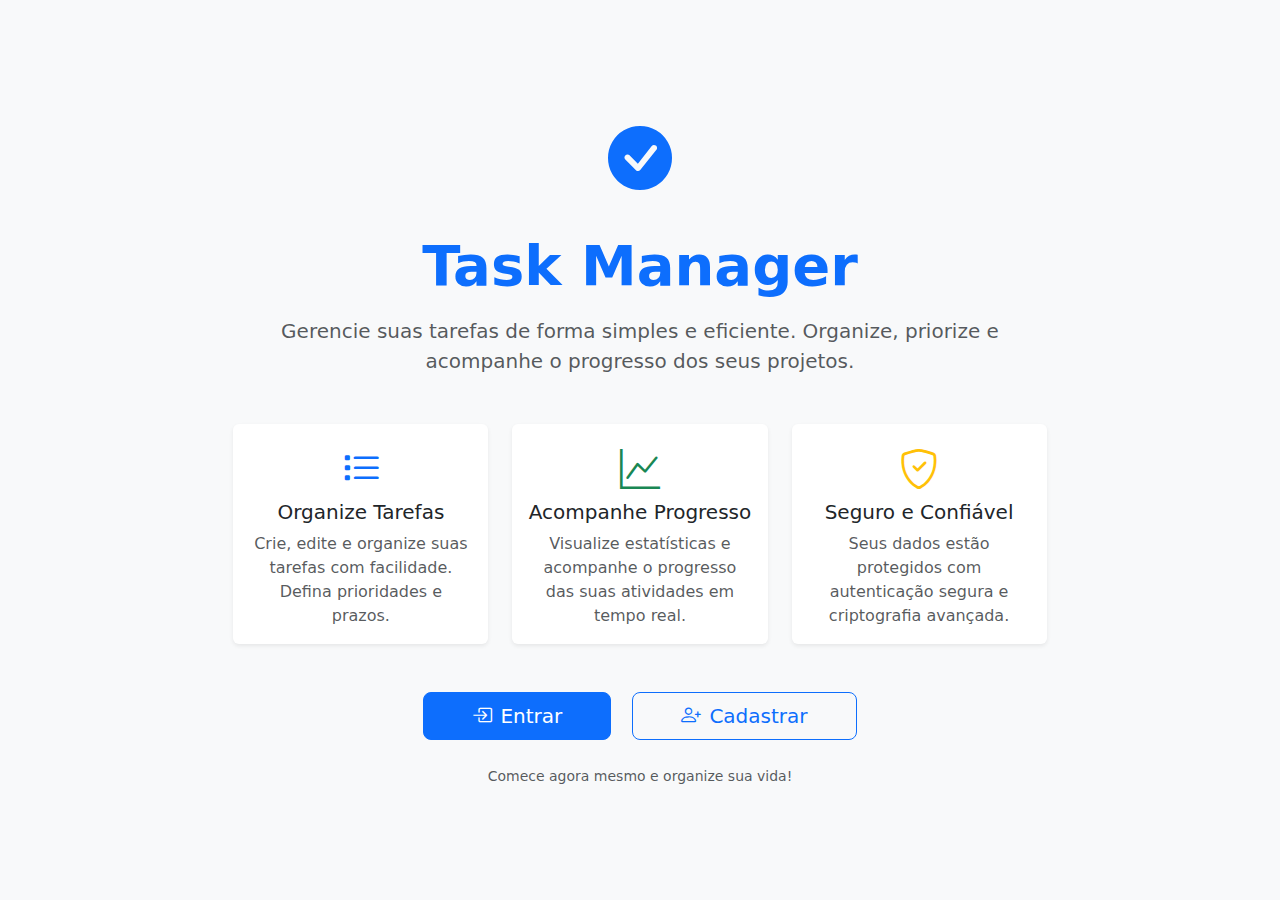
<file: spring-boot-webapp/src/main/resources/templates/dashboard/index.html>
<!DOCTYPE html>
<html lang="pt-BR" xmlns:th="http://www.thymeleaf.org">
<head>
    <meta charset="UTF-8">
    <meta name="viewport" content="width=device-width, initial-scale=1.0">
    <title>Bem-vindo - Task Manager</title>
    
    <!-- Bootstrap CSS -->
    <link href="https://cdn.jsdelivr.net/npm/bootstrap@5.3.0/dist/css/bootstrap.min.css" rel="stylesheet">
    <!-- Bootstrap Icons -->
    <link href="https://cdn.jsdelivr.net/npm/bootstrap-icons@1.10.0/font/bootstrap-icons.css" rel="stylesheet">
    <!-- Custom CSS -->
    <link th:href="@{/css/style.css}" rel="stylesheet">
</head>
<body class="bg-light">
    <div class="container-fluid vh-100 d-flex align-items-center justify-content-center">
        <div class="row w-100">
            <div class="col-lg-8 mx-auto">
                <div class="text-center mb-5">
                    <div class="mb-4">
                        <i class="bi bi-check-circle-fill text-primary" style="font-size: 4rem;"></i>
                    </div>
                    <h1 class="display-4 fw-bold text-primary mb-3">Task Manager</h1>
                    <p class="lead text-muted mb-4">
                        Gerencie suas tarefas de forma simples e eficiente. 
                        Organize, priorize e acompanhe o progresso dos seus projetos.
                    </p>
                </div>

                <div class="row g-4 mb-5">
                    <div class="col-md-4">
                        <div class="card h-100 border-0 shadow-sm">
                            <div class="card-body text-center">
                                <i class="bi bi-list-task text-primary mb-3" style="font-size: 2.5rem;"></i>
                                <h5 class="card-title">Organize Tarefas</h5>
                                <p class="card-text text-muted">
                                    Crie, edite e organize suas tarefas com facilidade. 
                                    Defina prioridades e prazos.
                                </p>
                            </div>
                        </div>
                    </div>
                    
                    <div class="col-md-4">
                        <div class="card h-100 border-0 shadow-sm">
                            <div class="card-body text-center">
                                <i class="bi bi-graph-up text-success mb-3" style="font-size: 2.5rem;"></i>
                                <h5 class="card-title">Acompanhe Progresso</h5>
                                <p class="card-text text-muted">
                                    Visualize estatísticas e acompanhe o progresso 
                                    das suas atividades em tempo real.
                                </p>
                            </div>
                        </div>
                    </div>
                    
                    <div class="col-md-4">
                        <div class="card h-100 border-0 shadow-sm">
                            <div class="card-body text-center">
                                <i class="bi bi-shield-check text-warning mb-3" style="font-size: 2.5rem;"></i>
                                <h5 class="card-title">Seguro e Confiável</h5>
                                <p class="card-text text-muted">
                                    Seus dados estão protegidos com autenticação 
                                    segura e criptografia avançada.
                                </p>
                            </div>
                        </div>
                    </div>
                </div>

                <div class="text-center">
                    <div class="d-grid gap-2 d-md-block">
                        <a th:href="@{/login}" class="btn btn-primary btn-lg px-5 me-3">
                            <i class="bi bi-box-arrow-in-right me-2"></i>Entrar
                        </a>
                        <a th:href="@{/register}" class="btn btn-outline-primary btn-lg px-5">
                            <i class="bi bi-person-plus me-2"></i>Cadastrar
                        </a>
                    </div>
                    
                    <p class="text-muted mt-4 mb-0">
                        <small>Comece agora mesmo e organize sua vida!</small>
                    </p>
                </div>
            </div>
        </div>
    </div>

    <!-- Bootstrap JS -->
    <script src="https://cdn.jsdelivr.net/npm/bootstrap@5.3.0/dist/js/bootstrap.bundle.min.js"></script>
</body>
</html>
</file>
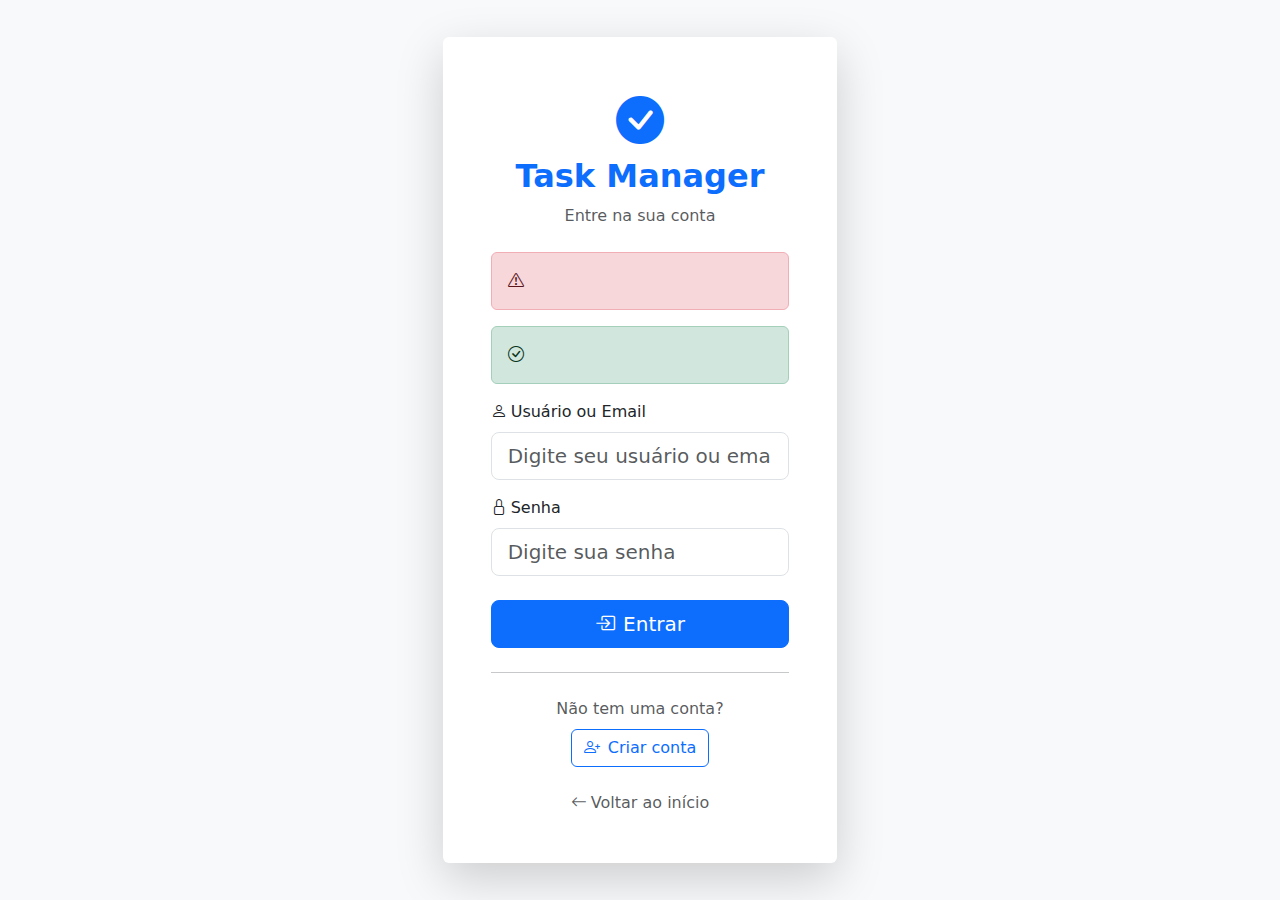
<file: spring-boot-webapp/src/main/resources/templates/auth/login.html>
<!DOCTYPE html>
<html lang="pt-BR" xmlns:th="http://www.thymeleaf.org">
<head>
    <meta charset="UTF-8">
    <meta name="viewport" content="width=device-width, initial-scale=1.0">
    <title>Login - Task Manager</title>
    
    <!-- Bootstrap CSS -->
    <link href="https://cdn.jsdelivr.net/npm/bootstrap@5.3.0/dist/css/bootstrap.min.css" rel="stylesheet">
    <!-- Bootstrap Icons -->
    <link href="https://cdn.jsdelivr.net/npm/bootstrap-icons@1.10.0/font/bootstrap-icons.css" rel="stylesheet">
    <!-- Custom CSS -->
    <link th:href="@{/css/style.css}" rel="stylesheet">
</head>
<body class="bg-light">
    <div class="container-fluid vh-100 d-flex align-items-center justify-content-center">
        <div class="row w-100">
            <div class="col-md-6 col-lg-4 mx-auto">
                <div class="card shadow-lg border-0">
                    <div class="card-body p-5">
                        <div class="text-center mb-4">
                            <i class="bi bi-check-circle-fill text-primary mb-3" style="font-size: 3rem;"></i>
                            <h2 class="fw-bold text-primary">Task Manager</h2>
                            <p class="text-muted">Entre na sua conta</p>
                        </div>

                        <!-- Flash Messages -->
                        <div th:if="${errorMessage}" class="alert alert-danger" role="alert">
                            <i class="bi bi-exclamation-triangle me-2"></i>
                            <span th:text="${errorMessage}"></span>
                        </div>
                        
                        <div th:if="${successMessage}" class="alert alert-success" role="alert">
                            <i class="bi bi-check-circle me-2"></i>
                            <span th:text="${successMessage}"></span>
                        </div>

                        <form th:action="@{/login}" method="post">
                            <div class="mb-3">
                                <label for="username" class="form-label">
                                    <i class="bi bi-person me-1"></i>Usuário ou Email
                                </label>
                                <input type="text" class="form-control form-control-lg" 
                                       id="username" name="username" required 
                                       placeholder="Digite seu usuário ou email">
                            </div>
                            
                            <div class="mb-4">
                                <label for="password" class="form-label">
                                    <i class="bi bi-lock me-1"></i>Senha
                                </label>
                                <input type="password" class="form-control form-control-lg" 
                                       id="password" name="password" required 
                                       placeholder="Digite sua senha">
                            </div>
                            
                            <div class="d-grid mb-3">
                                <button type="submit" class="btn btn-primary btn-lg">
                                    <i class="bi bi-box-arrow-in-right me-2"></i>Entrar
                                </button>
                            </div>
                        </form>

                        <hr class="my-4">
                        
                        <div class="text-center">
                            <p class="text-muted mb-2">Não tem uma conta?</p>
                            <a th:href="@{/register}" class="btn btn-outline-primary">
                                <i class="bi bi-person-plus me-2"></i>Criar conta
                            </a>
                        </div>
                        
                        <div class="text-center mt-4">
                            <a th:href="@{/}" class="text-muted text-decoration-none">
                                <i class="bi bi-arrow-left me-1"></i>Voltar ao início
                            </a>
                        </div>
                    </div>
                </div>
            </div>
        </div>
    </div>

    <!-- Bootstrap JS -->
    <script src="https://cdn.jsdelivr.net/npm/bootstrap@5.3.0/dist/js/bootstrap.bundle.min.js"></script>
</body>
</html>
</file>
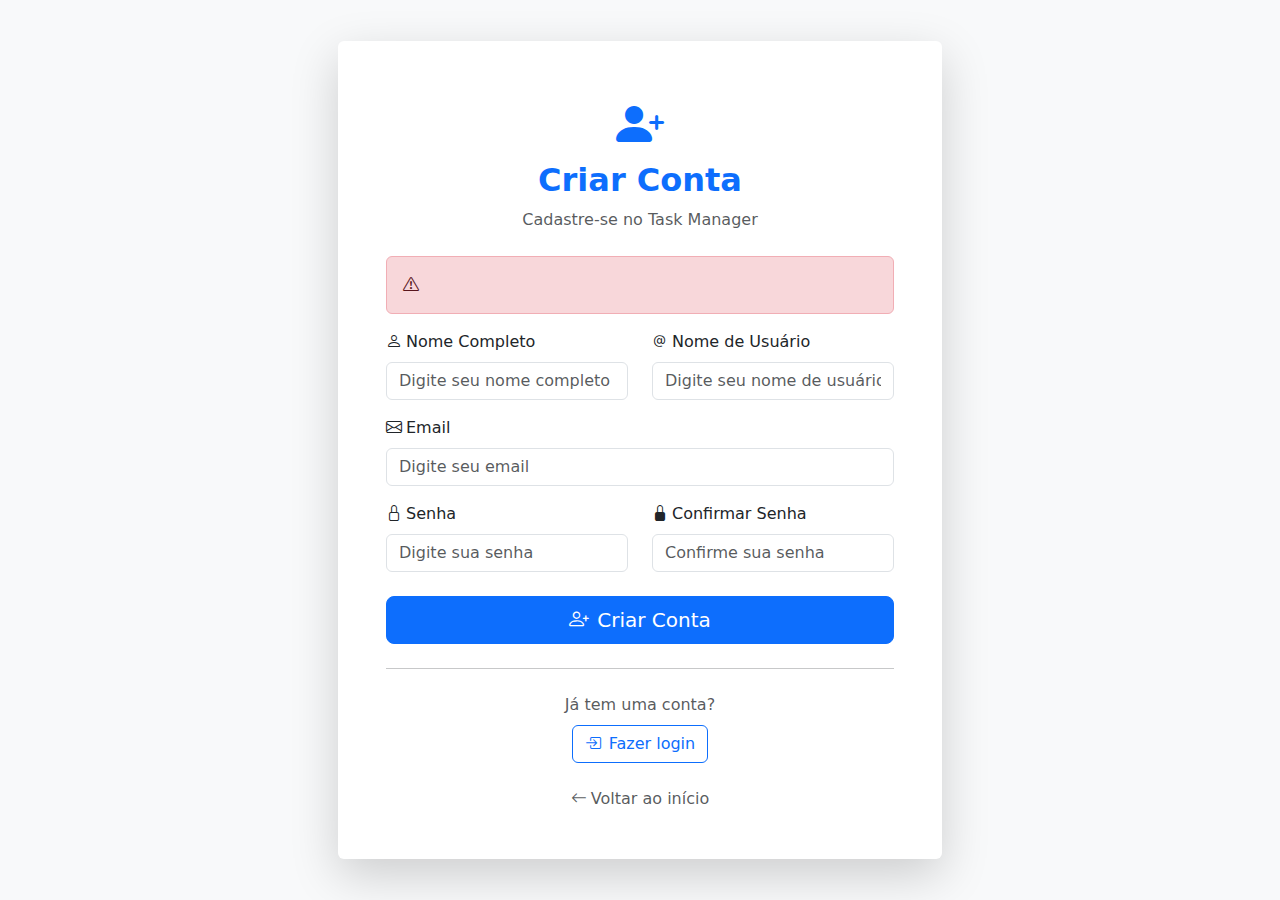
<file: spring-boot-webapp/src/main/resources/templates/auth/register.html>
<!DOCTYPE html>
<html lang="pt-BR" xmlns:th="http://www.thymeleaf.org">
<head>
    <meta charset="UTF-8">
    <meta name="viewport" content="width=device-width, initial-scale=1.0">
    <title>Cadastro - Task Manager</title>
    
    <!-- Bootstrap CSS -->
    <link href="https://cdn.jsdelivr.net/npm/bootstrap@5.3.0/dist/css/bootstrap.min.css" rel="stylesheet">
    <!-- Bootstrap Icons -->
    <link href="https://cdn.jsdelivr.net/npm/bootstrap-icons@1.10.0/font/bootstrap-icons.css" rel="stylesheet">
    <!-- Custom CSS -->
    <link th:href="@{/css/style.css}" rel="stylesheet">
</head>
<body class="bg-light">
    <div class="container-fluid vh-100 d-flex align-items-center justify-content-center py-4">
        <div class="row w-100">
            <div class="col-md-8 col-lg-6 mx-auto">
                <div class="card shadow-lg border-0">
                    <div class="card-body p-5">
                        <div class="text-center mb-4">
                            <i class="bi bi-person-plus-fill text-primary mb-3" style="font-size: 3rem;"></i>
                            <h2 class="fw-bold text-primary">Criar Conta</h2>
                            <p class="text-muted">Cadastre-se no Task Manager</p>
                        </div>

                        <!-- Flash Messages -->
                        <div th:if="${errorMessage}" class="alert alert-danger" role="alert">
                            <i class="bi bi-exclamation-triangle me-2"></i>
                            <span th:text="${errorMessage}"></span>
                        </div>

                        <form th:action="@{/register}" method="post" th:object="${userRegistration}">
                            <div class="row">
                                <div class="col-md-6 mb-3">
                                    <label for="fullName" class="form-label">
                                        <i class="bi bi-person me-1"></i>Nome Completo
                                    </label>
                                    <input type="text" class="form-control" 
                                           th:field="*{fullName}" 
                                           th:classappend="${#fields.hasErrors('fullName')} ? 'is-invalid' : ''"
                                           placeholder="Digite seu nome completo">
                                    <div th:if="${#fields.hasErrors('fullName')}" class="invalid-feedback">
                                        <span th:errors="*{fullName}"></span>
                                    </div>
                                </div>
                                
                                <div class="col-md-6 mb-3">
                                    <label for="username" class="form-label">
                                        <i class="bi bi-at me-1"></i>Nome de Usuário
                                    </label>
                                    <input type="text" class="form-control" 
                                           th:field="*{username}" 
                                           th:classappend="${#fields.hasErrors('username')} ? 'is-invalid' : ''"
                                           placeholder="Digite seu nome de usuário">
                                    <div th:if="${#fields.hasErrors('username')}" class="invalid-feedback">
                                        <span th:errors="*{username}"></span>
                                    </div>
                                </div>
                            </div>
                            
                            <div class="mb-3">
                                <label for="email" class="form-label">
                                    <i class="bi bi-envelope me-1"></i>Email
                                </label>
                                <input type="email" class="form-control" 
                                       th:field="*{email}" 
                                       th:classappend="${#fields.hasErrors('email')} ? 'is-invalid' : ''"
                                       placeholder="Digite seu email">
                                <div th:if="${#fields.hasErrors('email')}" class="invalid-feedback">
                                    <span th:errors="*{email}"></span>
                                </div>
                            </div>
                            
                            <div class="row">
                                <div class="col-md-6 mb-3">
                                    <label for="password" class="form-label">
                                        <i class="bi bi-lock me-1"></i>Senha
                                    </label>
                                    <input type="password" class="form-control" 
                                           th:field="*{password}" 
                                           th:classappend="${#fields.hasErrors('password')} ? 'is-invalid' : ''"
                                           placeholder="Digite sua senha">
                                    <div th:if="${#fields.hasErrors('password')}" class="invalid-feedback">
                                        <span th:errors="*{password}"></span>
                                    </div>
                                </div>
                                
                                <div class="col-md-6 mb-4">
                                    <label for="confirmPassword" class="form-label">
                                        <i class="bi bi-lock-fill me-1"></i>Confirmar Senha
                                    </label>
                                    <input type="password" class="form-control" 
                                           th:field="*{confirmPassword}" 
                                           th:classappend="${#fields.hasErrors('confirmPassword')} ? 'is-invalid' : ''"
                                           placeholder="Confirme sua senha">
                                    <div th:if="${#fields.hasErrors('confirmPassword')}" class="invalid-feedback">
                                        <span th:errors="*{confirmPassword}"></span>
                                    </div>
                                </div>
                            </div>
                            
                            <div class="d-grid mb-3">
                                <button type="submit" class="btn btn-primary btn-lg">
                                    <i class="bi bi-person-plus me-2"></i>Criar Conta
                                </button>
                            </div>
                        </form>

                        <hr class="my-4">
                        
                        <div class="text-center">
                            <p class="text-muted mb-2">Já tem uma conta?</p>
                            <a th:href="@{/login}" class="btn btn-outline-primary">
                                <i class="bi bi-box-arrow-in-right me-2"></i>Fazer login
                            </a>
                        </div>
                        
                        <div class="text-center mt-4">
                            <a th:href="@{/}" class="text-muted text-decoration-none">
                                <i class="bi bi-arrow-left me-1"></i>Voltar ao início
                            </a>
                        </div>
                    </div>
                </div>
            </div>
        </div>
    </div>

    <!-- Bootstrap JS -->
    <script src="https://cdn.jsdelivr.net/npm/bootstrap@5.3.0/dist/js/bootstrap.bundle.min.js"></script>
</body>
</html>
</file>
